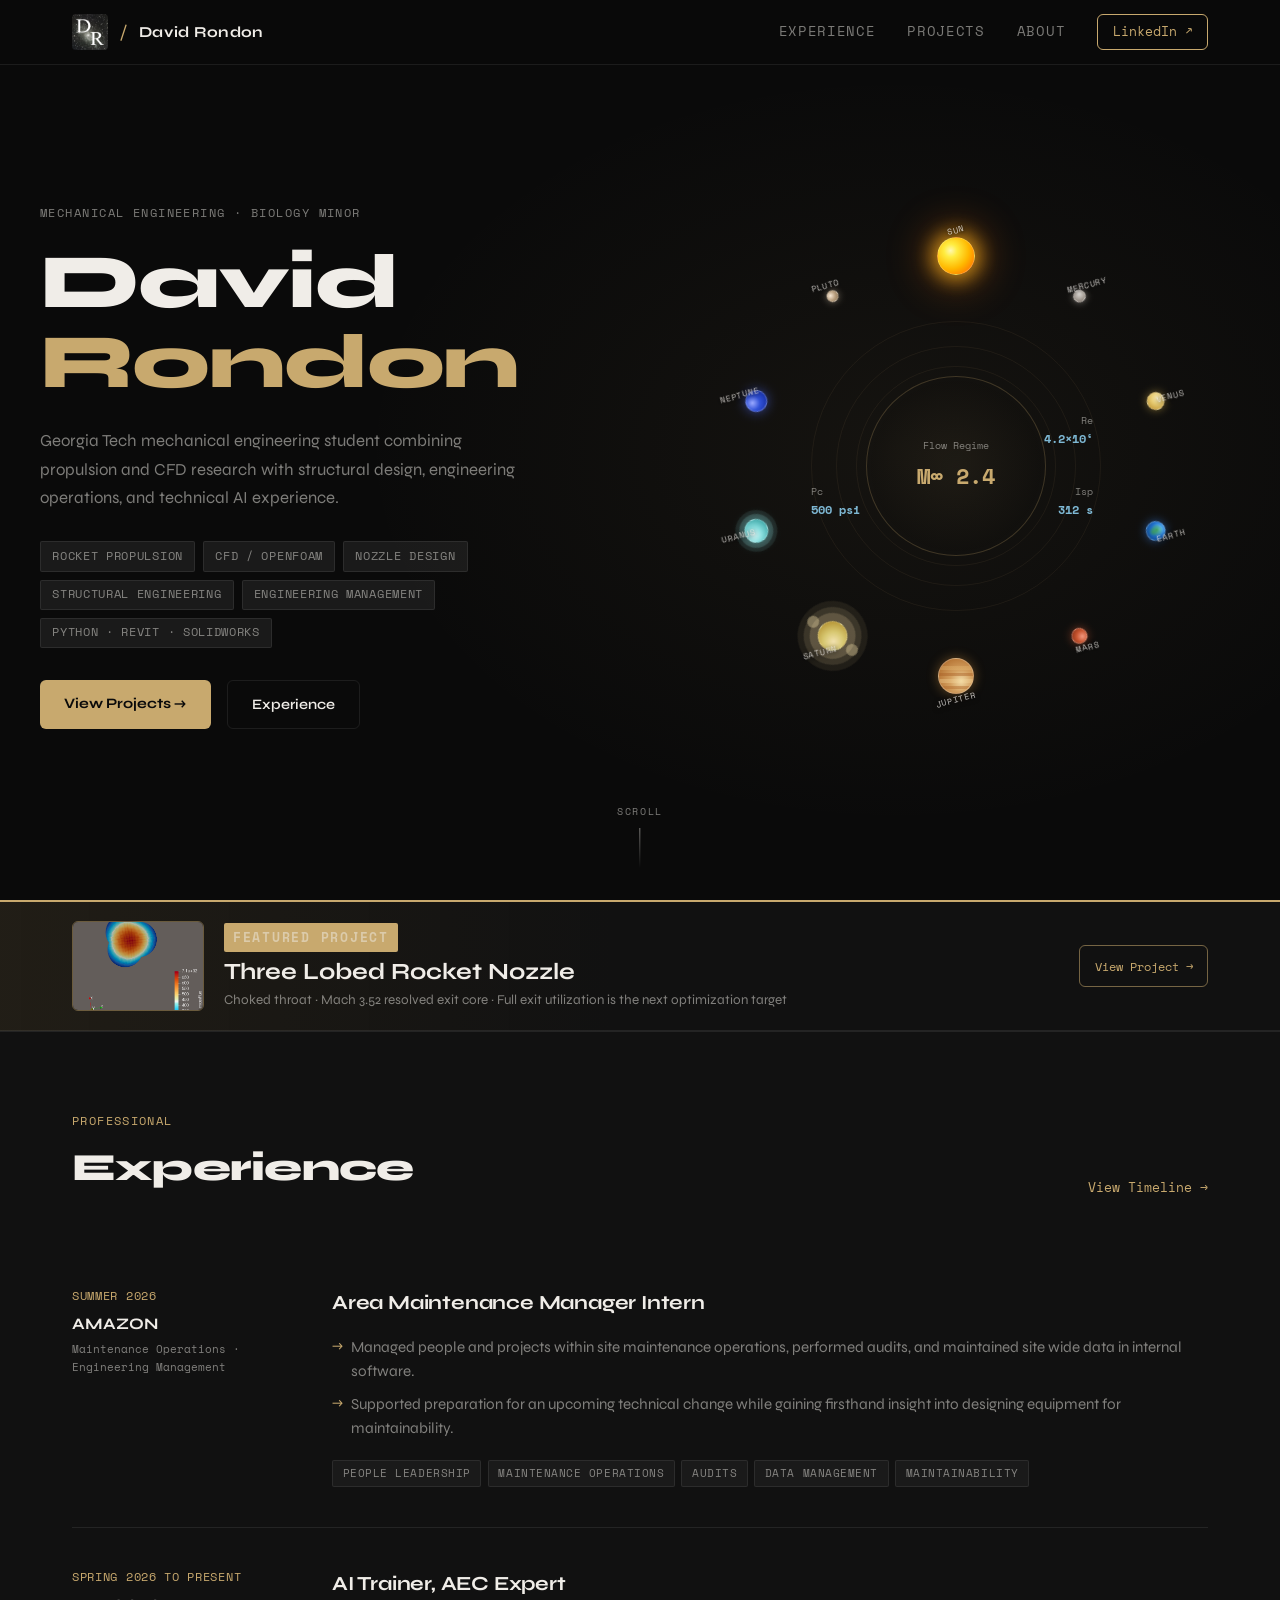
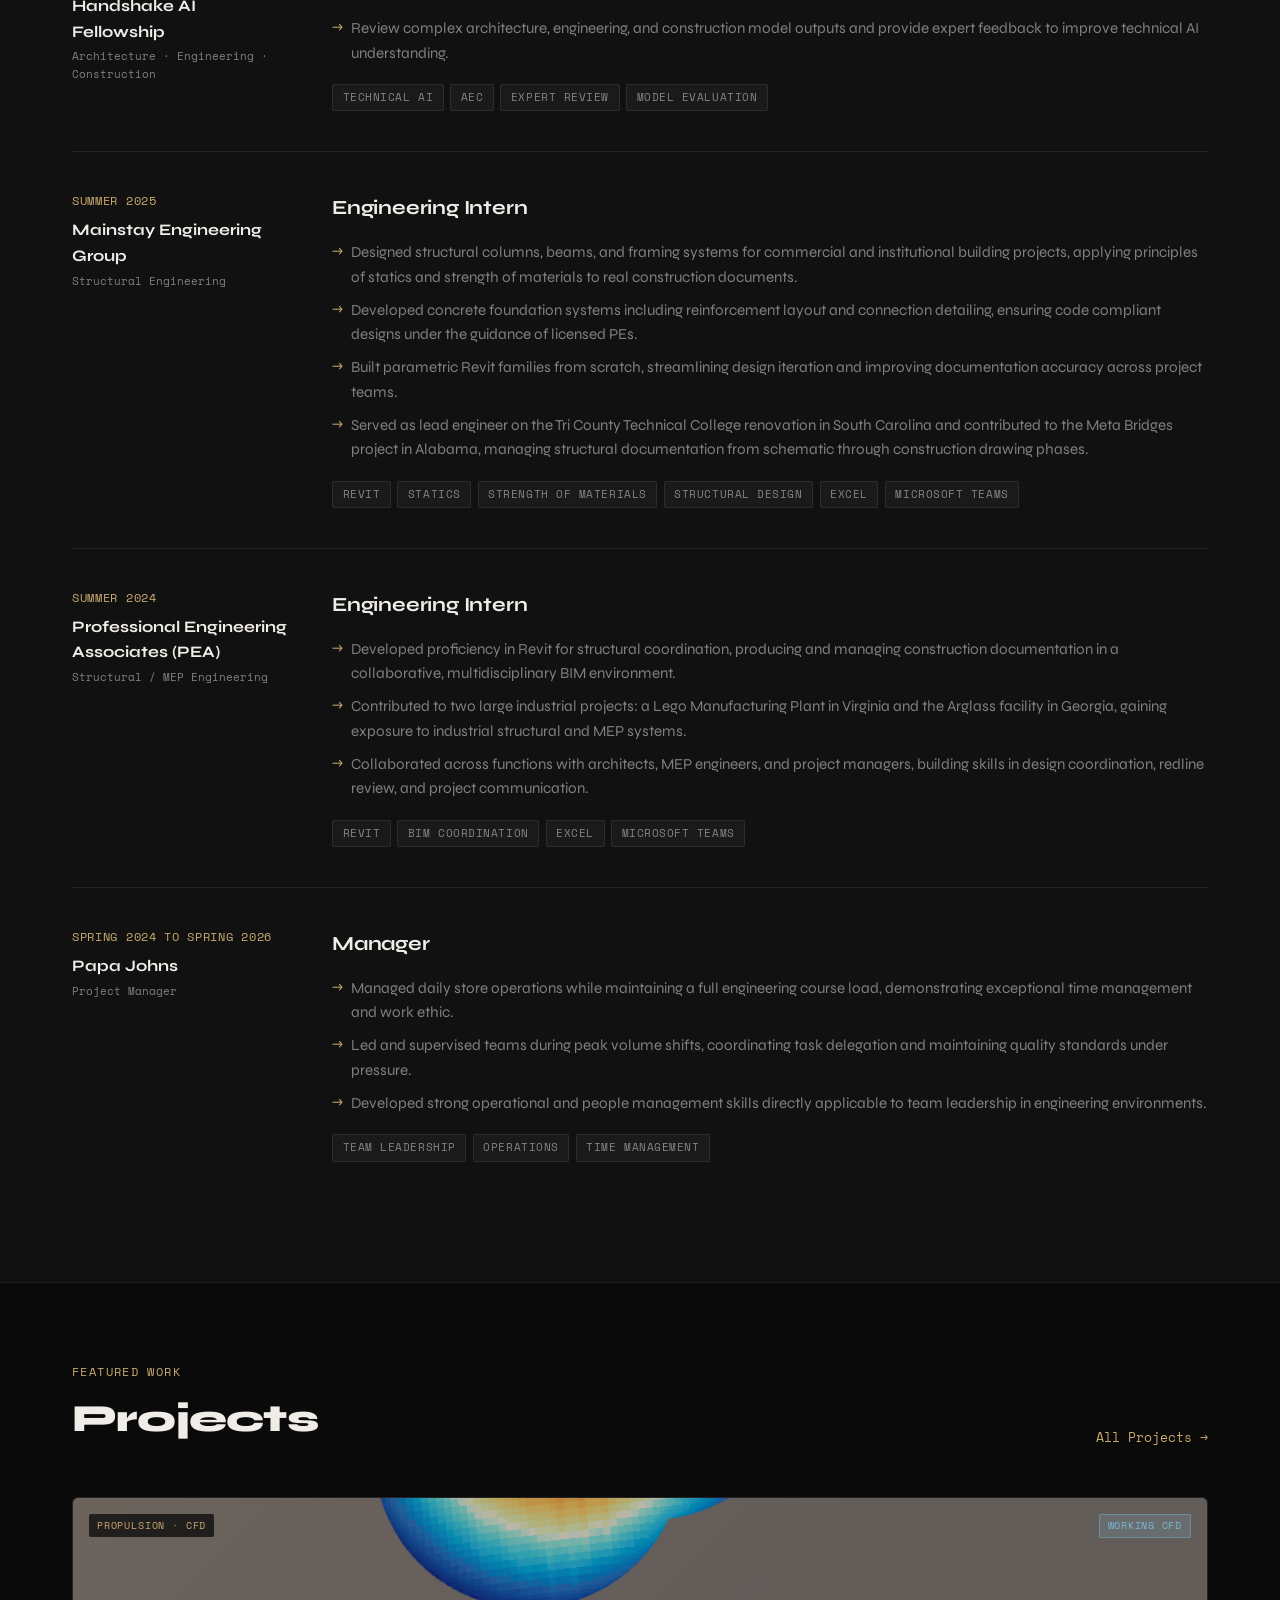
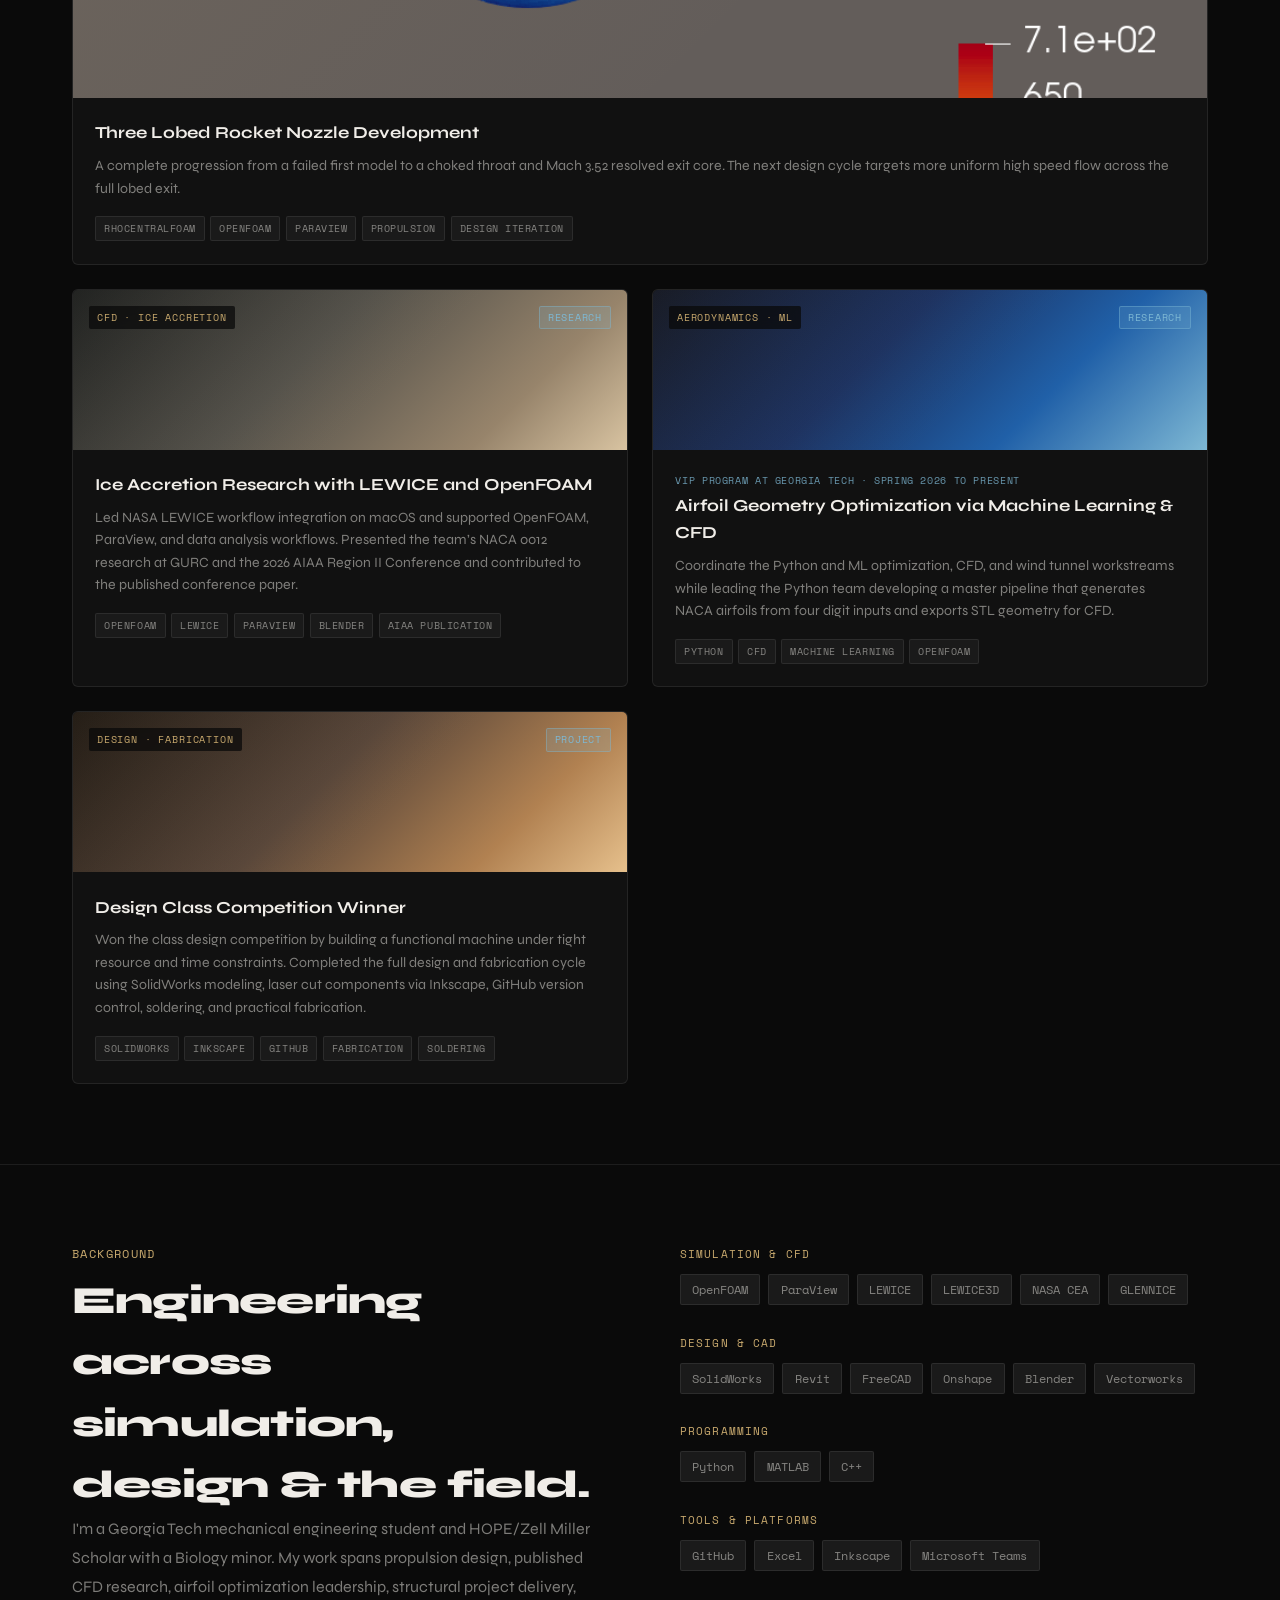
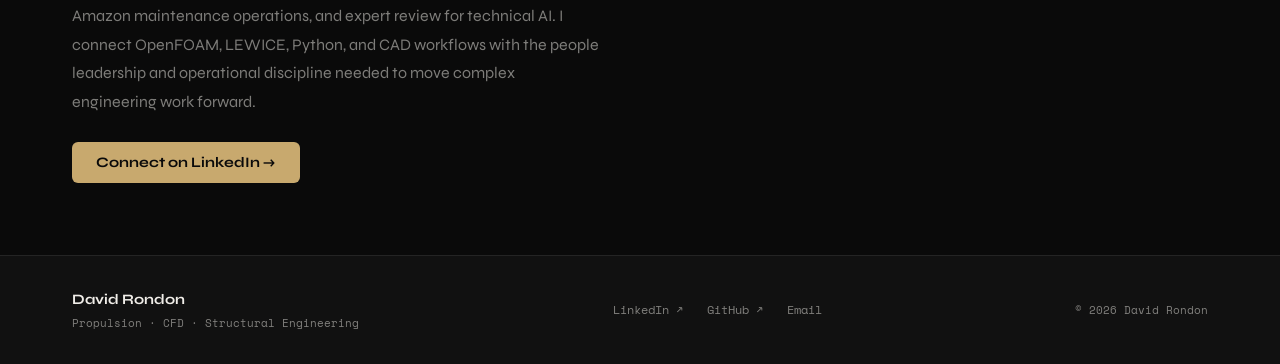
<file: index.html>
<!DOCTYPE html>
<html lang="en">
<head>
  <meta charset="UTF-8" />
  <meta name="viewport" content="width=device-width, initial-scale=1.0" />
  <title>David Rondon | Propulsion · CFD · Aerospace Systems</title>
  <meta name="description" content="Georgia Tech mechanical engineering student working across propulsion, CFD, aerospace research, engineering management, and technical AI." />
  <meta name="keywords" content="rocket propulsion, CFD, OpenFOAM, aerospace engineering, nozzle design" />
  <meta name="theme-color" content="#0a0a0a" />
  <link rel="preconnect" href="https://fonts.googleapis.com" />
  <link rel="preconnect" href="https://fonts.gstatic.com" crossorigin />
  <link href="https://fonts.googleapis.com/css2?family=Syne:wght@400;500;600;700;800&family=Space+Mono:ital,wght@0,400;0,700;1,400&display=swap" rel="stylesheet" />
<style>
/* ============================================================
   RESET & BASE
   ============================================================ */
*, *::before, *::after { box-sizing: border-box; margin: 0; padding: 0; }
:root {
  --bg: #0a0a0a;
  --surface: #111111;
  --surface2: #1a1a1a;
  --border: rgba(255,255,255,0.08);
  --text: #f0ede8;
  --text-muted: rgba(240,237,232,0.5);
  --accent: #c8a96e;
  --accent2: #7eb8d4;
  --radius: 6px;
  --font-display: 'Syne', sans-serif;
  --font-mono: 'Space Mono', monospace;
}
html { scroll-behavior: smooth; }
body {
  background: var(--bg);
  color: var(--text);
  font-family: var(--font-display);
  line-height: 1.6;
  overflow-x: hidden;
}

/* ============================================================
   NAV
   ============================================================ */
.site-nav {
  position: fixed; top: 0; left: 0; right: 0; z-index: 100;
  background: rgba(10,10,10,0.88);
  backdrop-filter: blur(12px);
  border-bottom: 1px solid var(--border);
}
.nav-inner {
  max-width: 1200px; margin: 0 auto;
  padding: 0 2rem;
  display: flex; align-items: center; justify-content: space-between;
  height: 64px;
}
.nav-logo {
  display: flex; align-items: center; gap: 0.5rem;
  text-decoration: none; color: var(--text);
}
.logo-img {
  width: 36px; height: 36px;
  border-radius: 4px;
  object-fit: cover;
  display: block;
}
.logo-slash { color: var(--accent); font-size: 1.1rem; font-family: var(--font-mono); margin: 0 2px; }
.logo-text { font-family: var(--font-display); font-weight: 700; font-size: 0.95rem; letter-spacing: 0.02em; }
.nav-links {
  display: flex; align-items: center; gap: 2rem;
}
.nav-link {
  color: var(--text-muted); text-decoration: none;
  font-size: 0.85rem; font-family: var(--font-mono);
  letter-spacing: 0.05em; text-transform: uppercase;
  transition: color 0.2s;
}
.nav-link:hover { color: var(--text); }
.nav-cta {
  color: var(--accent); text-decoration: none;
  font-size: 0.8rem; font-family: var(--font-mono);
  border: 1px solid var(--accent);
  padding: 0.4rem 0.9rem; border-radius: var(--radius);
  transition: background 0.2s, color 0.2s;
}
.nav-cta:hover { background: var(--accent); color: #0a0a0a; }

/* ============================================================
   HERO
   ============================================================ */
.hero {
  min-height: 100vh;
  display: flex; align-items: center;
  padding: 6rem 2rem 4rem;
  position: relative;
  overflow: hidden;
}
.hero::before {
  content: '';
  position: absolute; inset: 0;
  background: radial-gradient(ellipse 60% 60% at 70% 50%, rgba(200,169,110,0.06) 0%, transparent 70%);
  pointer-events: none;
}
.hero-inner {
  max-width: 1200px; margin: 0 auto; width: 100%;
  display: grid; grid-template-columns: 1fr 1fr; gap: 4rem; align-items: center;
}
.hero-eyebrow {
  display: flex; align-items: center; gap: 0.6rem;
  font-family: var(--font-mono); font-size: 0.75rem;
  letter-spacing: 0.12em; text-transform: uppercase;
  color: var(--text-muted); margin-bottom: 1.2rem;
}
.hero-name {
  font-family: var(--font-display); font-weight: 800;
  font-size: clamp(3rem, 6vw, 5rem);
  line-height: 1.05; letter-spacing: -0.02em;
  margin-bottom: 1.5rem;
}
.name-first { display: block; }
.name-last { display: block; color: var(--accent); }
.hero-desc {
  font-size: 1.05rem; color: var(--text-muted);
  line-height: 1.7; max-width: 480px;
  margin-bottom: 1.8rem;
}
.hero-tags {
  display: flex; flex-wrap: wrap; gap: 0.5rem;
  margin-bottom: 2rem;
}
.htag {
  font-family: var(--font-mono); font-size: 0.72rem;
  letter-spacing: 0.06em; text-transform: uppercase;
  background: var(--surface2); color: var(--text-muted);
  border: 1px solid var(--border);
  padding: 0.3rem 0.7rem; border-radius: 2px;
}
.hero-actions { display: flex; gap: 1rem; flex-wrap: wrap; }
.btn-primary {
  background: var(--accent); color: #0a0a0a;
  text-decoration: none; padding: 0.75rem 1.5rem;
  font-family: var(--font-display); font-weight: 700;
  font-size: 0.9rem; border-radius: var(--radius);
  transition: opacity 0.2s;
}
.btn-primary:hover { opacity: 0.88; }
.btn-ghost {
  color: var(--text); text-decoration: none;
  padding: 0.75rem 1.5rem;
  font-family: var(--font-display); font-weight: 600;
  font-size: 0.9rem; border-radius: var(--radius);
  border: 1px solid var(--border);
  transition: border-color 0.2s;
}
.btn-ghost:hover { border-color: var(--accent); color: var(--accent); }

/* Hero Visual */
.hero-visual { display: flex; justify-content: center; align-items: center; }
.solar-scene {
  position: relative; width: 480px; height: 480px;
  display: flex; align-items: center; justify-content: center;
}
.orbit {
  position: absolute; width: 420px; height: 420px;
  border-radius: 50%;
  top: 50%; left: 50%;
  margin-top: -210px; margin-left: -210px;
  animation: orbit-spin 40s linear infinite;
  transform: rotate(var(--start));
  pointer-events: none;
  will-change: transform;
}
@keyframes orbit-spin {
  from { transform: rotate(var(--start)); }
  to   { transform: rotate(calc(var(--start) + 360deg)); }
}
.planet {
  position: absolute; top: 0; left: 50%;
  transform: translate(-50%, -50%);
  border-radius: 50%;
  animation: planet-counter 40s linear infinite;
  border: 1px solid rgba(255,255,255,0.22);
  box-sizing: border-box;
  z-index: 2;
}
@keyframes planet-counter {
  from { transform: translate(-50%, -50%) rotate(0deg); }
  to   { transform: translate(-50%, -50%) rotate(-360deg); }
}
.planet-sun { width:38px;height:38px; background:radial-gradient(circle at 35% 35%,#fff8b0 0%,#ffec40 20%,#ffb800 55%,#ff7800 85%,#e04800 100%); box-shadow:0 0 18px 6px rgba(255,180,30,.65),0 0 40px 12px rgba(255,120,0,.3); }
.planet-mercury { width:13px;height:13px; background:radial-gradient(circle at 35% 35%,#e0ddd8 0%,#aaa39b 50%,#71675d 100%); box-shadow:0 0 7px rgba(210,200,190,.5); }
.planet-venus { width:18px;height:18px; background:radial-gradient(circle at 35% 35%,#fff1b8 0%,#e9ce75 40%,#c8a040 80%,#a07828 100%); box-shadow:0 0 9px rgba(230,190,80,.5); }
.planet-earth { width:20px;height:20px; background:radial-gradient(circle at 35% 35%,#75d0ff 0%,#2070cc 45%,#0a3870 100%); box-shadow:0 0 10px rgba(60,140,255,.5); overflow:hidden; }
.planet-earth::after { content:''; position:absolute; inset:2px 3px; border-radius:50%; background:radial-gradient(circle at 40% 45%,rgba(60,158,72,.85) 0%,transparent 60%),radial-gradient(circle at 65% 65%,rgba(60,158,72,.7) 0%,transparent 40%); }
.planet-mars { width:16px;height:16px; background:radial-gradient(circle at 35% 35%,#f1977f 0%,#c85530 45%,#7a2810 100%); box-shadow:0 0 8px rgba(220,95,55,.5); }
.planet-jupiter { width:36px;height:36px; background:radial-gradient(circle at 35% 35%,#f2dca8 0%,#d4a060 35%,#b87838 75%,#8a5020 100%); box-shadow:0 0 12px rgba(200,140,60,.45); overflow:hidden; }
.planet-jupiter::after { content:''; position:absolute; inset:0; border-radius:50%; background:linear-gradient(transparent 12%,rgba(175,105,45,.45) 12%,rgba(175,105,45,.45) 22%,transparent 22%),linear-gradient(transparent 30%,rgba(245,215,155,.35) 30%,rgba(245,215,155,.35) 42%,transparent 42%),linear-gradient(transparent 50%,rgba(168,95,38,.45) 50%,rgba(168,95,38,.45) 60%,transparent 60%),linear-gradient(transparent 68%,rgba(228,185,115,.35) 68%,rgba(228,185,115,.35) 78%,transparent 78%); }
.planet-saturn { width:30px;height:30px; background:radial-gradient(circle at 35% 35%,#f2e2b0 0%,#d8c872 38%,#b89838 78%,#8a7222 100%); box-shadow:-24px 0 0 -9px rgba(225,205,155,.42),24px 0 0 -9px rgba(225,205,155,.42),0 0 0 8px rgba(205,185,138,.24),0 0 0 14px rgba(195,175,130,.16),0 0 0 20px rgba(185,165,120,.1); }
.planet-uranus { width:24px;height:24px; background:radial-gradient(circle at 35% 35%,#d8ffff 0%,#85dcdc 40%,#42aaaa 80%,#207878 100%); box-shadow:0 0 12px rgba(100,220,220,.5),0 0 0 5px rgba(160,235,235,.16),0 0 0 9px rgba(160,235,235,.09); }
.planet-neptune { width:22px;height:22px; background:radial-gradient(circle at 35% 35%,#9aa9ff 0%,#3252d8 40%,#1832a8 80%,#0a1870 100%); box-shadow:0 0 12px rgba(80,110,255,.55); }
.planet-pluto { width:12px;height:12px; background:radial-gradient(circle at 35% 35%,#f7e8d5 0%,#baa080 50%,#806848 100%); box-shadow:0 0 7px rgba(230,210,185,.45); }
.planet-label {
  position:absolute; top:0; left:50%;
  font-family:var(--font-mono); font-size:0.52rem;
  letter-spacing:0.1em; text-transform:uppercase;
  color:rgba(240,237,232,.82); white-space:nowrap;
  text-shadow:0 1px 5px rgba(0,0,0,.95);
  pointer-events:none; transform-origin:center center; z-index:3;
}
.solar-scene .visual-frame { position:absolute; z-index:10; }
.visual-frame {
  width: 180px; height: 180px;
  border: 1px solid rgba(200,169,110,0.25);
  border-radius: 50%;
  display: flex; flex-direction: column;
  align-items: center; justify-content: center;
  gap: 0.3rem;
  background: radial-gradient(circle, rgba(200,169,110,0.06) 0%, transparent 70%);
}
.visual-ring {
  position: absolute; border-radius: 50%;
  border: 1px solid rgba(200,169,110,0.08);
  top: 50%; left: 50%; transform: translate(-50%,-50%);
}
.ring-1 { width: 200px; height: 200px; }
.ring-2 { width: 240px; height: 240px; }
.ring-3 { width: 290px; height: 290px; }
.vc-label { font-family:var(--font-mono); font-size:0.6rem; color:var(--text-muted); }
.vc-val { font-family:var(--font-mono); font-size:1.4rem; font-weight:700; color:var(--accent); }
.visual-stat {
  position: absolute;
  font-family: var(--font-mono); font-size: 0.6rem;
  display: flex; flex-direction: column; gap: 1px;
}
.visual-stat span { color: var(--text-muted); }
.visual-stat strong { color: var(--accent2); font-size: 0.75rem; }
.vs-1 { top: 20%; right: -3rem; text-align: right; }
.vs-2 { bottom: 20%; right: -3rem; text-align: right; }
.vs-3 { bottom: 20%; left: -3.5rem; }
.hero-scroll-hint {
  position: absolute; bottom: 2rem; left: 50%; transform: translateX(-50%);
  display: flex; flex-direction: column; align-items: center; gap: 0.5rem;
  font-family: var(--font-mono); font-size: 0.65rem;
  letter-spacing: 0.15em; text-transform: uppercase;
  color: var(--text-muted);
}
.scroll-line {
  width: 1px; height: 40px;
  background: linear-gradient(to bottom, var(--text-muted), transparent);
  animation: scrollAnim 1.8s ease-in-out infinite;
}
@keyframes scrollAnim {
  0% { transform: scaleY(0); transform-origin: top; }
  50% { transform: scaleY(1); transform-origin: top; }
  51% { transform-origin: bottom; }
  100% { transform: scaleY(0); transform-origin: bottom; }
}

/* ============================================================
   SECTIONS COMMON
   ============================================================ */
.section-inner {
  max-width: 1200px; margin: 0 auto; padding: 5rem 2rem;
}
.section-header {
  display: flex; align-items: flex-end; justify-content: space-between;
  margin-bottom: 3rem;
}
.section-label {
  font-family: var(--font-mono); font-size: 0.72rem;
  letter-spacing: 0.12em; text-transform: uppercase;
  color: var(--accent); margin-bottom: 0.4rem;
}
.section-title {
  font-family: var(--font-display); font-weight: 800;
  font-size: clamp(1.8rem, 3vw, 2.6rem);
  letter-spacing: -0.02em;
}
.section-link {
  color: var(--accent); text-decoration: none;
  font-family: var(--font-mono); font-size: 0.8rem;
  transition: opacity 0.2s;
}
.section-link:hover { opacity: 0.7; }

/* ============================================================
   NOZZLE QUICK LOOK
   ============================================================ */
.nozzle-quicklook {
  border-top: 2px solid var(--accent);
  border-bottom: 1px solid var(--border);
  background: linear-gradient(90deg, rgba(200,169,110,0.12), var(--surface) 48%);
}
.nozzle-quicklook-link {
  max-width: 1200px;
  margin: 0 auto;
  padding: 1.2rem 2rem;
  display: grid;
  grid-template-columns: 132px minmax(0, 1fr) auto;
  gap: 1.25rem;
  align-items: center;
  color: var(--text);
  text-decoration: none;
  transition: background 0.2s ease;
}
.nozzle-quicklook-link:hover {
  background: rgba(200,169,110,0.08);
}
.nozzle-quicklook-image {
  width: 132px;
  height: 90px;
  object-fit: cover;
  border: 1px solid rgba(200,169,110,0.45);
  border-radius: var(--radius);
}
.nozzle-featured-label {
  display: inline-flex;
  width: fit-content;
  margin-bottom: 0.45rem;
  padding: 0.28rem 0.55rem;
  border-radius: 2px;
  background: var(--accent);
  color: #0a0a0a;
  font-family: var(--font-mono);
  font-size: 0.64rem;
  font-weight: 700;
  letter-spacing: 0.13em;
  text-transform: uppercase;
}
.nozzle-quicklook-copy h2 {
  margin-bottom: 0.25rem;
  font-family: var(--font-display);
  font-size: 1.45rem;
  line-height: 1.15;
}
.nozzle-quicklook-copy p:not(.section-label) {
  color: var(--text-muted);
  font-size: 0.84rem;
  line-height: 1.5;
}
.nozzle-quicklook-cta {
  padding: 0.65rem 0.9rem;
  border: 1px solid rgba(200,169,110,0.55);
  border-radius: var(--radius);
  color: var(--accent);
  font-family: var(--font-mono);
  font-size: 0.75rem;
  white-space: nowrap;
  transition: background 0.2s ease, color 0.2s ease;
}
.nozzle-quicklook-link:hover .nozzle-quicklook-cta {
  background: var(--accent);
  color: #0a0a0a;
}

/* ============================================================
   EXPERIENCE SECTION
   ============================================================ */
.section-experience {
  border-top: 1px solid var(--border);
  background: var(--surface);
}
.experience-list {
  display: flex; flex-direction: column; gap: 0;
}
.exp-item {
  display: grid; grid-template-columns: 220px 1fr;
  gap: 2.5rem; padding: 2.5rem 0;
  border-bottom: 1px solid var(--border);
  position: relative;
}
.exp-item:last-child { border-bottom: none; }
.exp-meta {}
.exp-period {
  font-family: var(--font-mono); font-size: 0.72rem;
  letter-spacing: 0.06em; color: var(--accent);
  margin-bottom: 0.4rem; text-transform: uppercase;
}
.exp-company {
  font-family: var(--font-display); font-weight: 700;
  font-size: 1rem; margin-bottom: 0.2rem;
}
.exp-location {
  font-family: var(--font-mono); font-size: 0.7rem;
  color: var(--text-muted);
}
.exp-body {}
.exp-role {
  font-family: var(--font-display); font-weight: 700;
  font-size: 1.25rem; margin-bottom: 1rem;
  letter-spacing: -0.01em;
}
.exp-bullets {
  list-style: none; display: flex; flex-direction: column; gap: 0.55rem;
  margin-bottom: 1.2rem;
}
.exp-bullets li {
  padding-left: 1.2rem;
  position: relative;
  color: var(--text-muted);
  font-size: 0.95rem;
  line-height: 1.6;
}
.exp-bullets li::before {
  content: '→';
  position: absolute; left: 0;
  color: var(--accent); font-size: 0.85rem;
}
.exp-skills {
  display: flex; flex-wrap: wrap; gap: 0.4rem;
}
.exp-skill {
  font-family: var(--font-mono); font-size: 0.68rem;
  letter-spacing: 0.05em; text-transform: uppercase;
  background: var(--surface2); color: var(--text-muted);
  border: 1px solid var(--border);
  padding: 0.25rem 0.6rem; border-radius: 2px;
}

/* ============================================================
   PROJECTS
   ============================================================ */
.section-projects { border-top: 1px solid var(--border); }
.project-grid {
  display: grid; grid-template-columns: repeat(2, 1fr); gap: 1.5rem;
}
.project-card {
  background: var(--surface);
  border: 1px solid var(--border);
  border-radius: var(--radius);
  overflow: hidden;
  transition: border-color 0.2s, transform 0.2s;
}
.project-card:hover { border-color: rgba(200,169,110,0.35); transform: translateY(-2px); }
.project-card--featured { grid-column: span 2; }
.card-link { text-decoration: none; color: var(--text); display: block; }
.card-thumb {
  height: 160px; background: var(--surface2);
  position: relative; overflow: hidden;
}
.project-card--featured .card-thumb { height: 200px; }
.thumb-fill {
  position: absolute; inset: 0;
  background: var(--thumb-color, var(--surface2));
}
.card-thumb-image {
  position: absolute;
  inset: 0;
  width: 100%;
  height: 100%;
  object-fit: cover;
}
.thumb-overlay {
  position: absolute; inset: 0;
  background: linear-gradient(135deg, rgba(200,169,110,0.08) 0%, transparent 60%);
}
.card-category {
  position: absolute; top: 1rem; left: 1rem;
  font-family: var(--font-mono); font-size: 0.65rem;
  letter-spacing: 0.08em; text-transform: uppercase;
  background: rgba(10,10,10,0.75); color: var(--accent);
  padding: 0.2rem 0.5rem; border-radius: 2px;
  backdrop-filter: blur(4px);
}
.card-body { padding: 1.4rem; }
.card-title { font-weight: 700; font-size: 1.05rem; margin-bottom: 0.5rem; }
.card-desc { font-size: 0.88rem; color: var(--text-muted); line-height: 1.6; margin-bottom: 1rem; }
.card-tags { display: flex; flex-wrap: wrap; gap: 0.35rem; }
.ctag {
  font-family: var(--font-mono); font-size: 0.65rem;
  letter-spacing: 0.05em; text-transform: uppercase;
  background: var(--surface2); color: var(--text-muted);
  border: 1px solid var(--border);
  padding: 0.2rem 0.5rem; border-radius: 2px;
}

/* Research badge on project cards */
.card-research-badge {
  position: absolute; top: 1rem; right: 1rem;
  font-family: var(--font-mono); font-size: 0.6rem;
  letter-spacing: 0.08em; text-transform: uppercase;
  background: rgba(126,184,212,0.18); color: var(--accent2);
  border: 1px solid rgba(126,184,212,0.4);
  padding: 0.2rem 0.5rem; border-radius: 2px;
  backdrop-filter: blur(4px);
}
.card-venue {
  font-family: var(--font-mono); font-size: 0.65rem;
  letter-spacing: 0.06em; text-transform: uppercase;
  color: var(--accent2); margin-bottom: 0.3rem;
  opacity: 0.8;
}

/* ============================================================
   RESEARCH
   ============================================================ */
.section-research { border-top: 1px solid var(--border); background: var(--surface); }
.research-list { display: flex; flex-direction: column; }
.research-item { border-bottom: 1px solid var(--border); }
.research-item:last-child { border-bottom: none; }
.research-item a {
  display: grid; grid-template-columns: 3rem 1fr auto;
  gap: 1.5rem; align-items: center;
  padding: 1.5rem 0;
  text-decoration: none; color: var(--text);
  transition: color 0.2s;
}
.research-item a:hover { color: var(--accent); }
.ri-num {
  font-family: var(--font-mono); font-size: 0.65rem;
  color: var(--text-muted); text-align: right;
}
.ri-title { font-weight: 700; font-size: 1rem; margin-bottom: 0.3rem; }
.ri-meta {
  display: flex; gap: 1rem;
  font-family: var(--font-mono); font-size: 0.7rem;
  color: var(--text-muted);
}
.ri-arrow { color: var(--accent); font-size: 1.1rem; }

/* ============================================================
   ABOUT SKILLS
   ============================================================ */
.section-about { border-top: 1px solid var(--border); }
.about-inner {
  display: grid; grid-template-columns: 1fr 1fr;
  gap: 5rem; align-items: start;
}
.about-body {
  color: var(--text-muted); line-height: 1.8; margin-bottom: 2rem;
  font-size: 1rem;
}
.skill-group { margin-bottom: 1.8rem; }
.sg-label {
  font-family: var(--font-mono); font-size: 0.7rem;
  letter-spacing: 0.1em; text-transform: uppercase;
  color: var(--accent); margin-bottom: 0.7rem;
}
.sg-items {
  display: flex; flex-wrap: wrap; gap: 0.5rem;
}
.sg-items span {
  font-family: var(--font-mono); font-size: 0.75rem;
  background: var(--surface2); border: 1px solid var(--border);
  padding: 0.3rem 0.7rem; border-radius: 2px;
  color: var(--text-muted);
}

/* ============================================================
   FOOTER
   ============================================================ */
.site-footer {
  border-top: 1px solid var(--border);
  background: var(--surface);
}
.footer-inner {
  max-width: 1200px; margin: 0 auto;
  padding: 2rem;
  display: flex; align-items: center; justify-content: space-between;
  flex-wrap: wrap; gap: 1rem;
}
.footer-left { display: flex; flex-direction: column; gap: 0.2rem; }
.footer-name { font-weight: 700; font-size: 0.9rem; }
.footer-role { font-family: var(--font-mono); font-size: 0.7rem; color: var(--text-muted); }
.footer-links { display: flex; gap: 1.5rem; }
.footer-links a {
  color: var(--text-muted); text-decoration: none;
  font-family: var(--font-mono); font-size: 0.75rem;
  transition: color 0.2s;
}
.footer-links a:hover { color: var(--accent); }
.footer-copy { font-family: var(--font-mono); font-size: 0.7rem; color: var(--text-muted); }

/* ============================================================
   RESPONSIVE
   ============================================================ */
@media (max-width: 900px) {
  .hero-inner { grid-template-columns: 1fr; }
  .hero-visual { display: none; }
  .project-grid { grid-template-columns: 1fr; }
  .project-card--featured { grid-column: span 1; }
  .about-inner { grid-template-columns: 1fr; gap: 3rem; }
  .exp-item { grid-template-columns: 1fr; gap: 0.5rem; }
  .solar-scene { width: 380px; height: 380px; }
  .orbit { width: 340px; height: 340px; margin-top: -170px; margin-left: -170px; }
}
@media (max-width: 640px) {
  .nav-links { display: none; }
  .solar-scene { width: 300px; height: 300px; }
  .nozzle-quicklook-link { grid-template-columns: 72px minmax(0, 1fr); gap: 1rem; padding: 1rem 1.25rem; }
  .nozzle-quicklook-image { width: 72px; height: 72px; }
  .nozzle-quicklook-cta { grid-column: 2; }
  .orbit { width: 270px; height: 270px; margin-top: -135px; margin-left: -135px; }
}
</style>
</head>
<body>

<header class="site-nav">
  <div class="nav-inner">
    <a href="/" class="nav-logo">
      <img src="[data-uri]" class="logo-img" alt="DR logo" />
      <span class="logo-slash">/</span>
      <span class="logo-text">David Rondon</span>
    </a>
    <nav class="nav-links">
      <a href="/experience/" class="nav-link">Experience</a>
      <a href="/projects/" class="nav-link">Projects</a>
      <a href="/about/" class="nav-link">About</a>
      <a href="https://www.linkedin.com/in/david-rondon-08573b288" class="nav-cta" target="_blank" rel="noopener">LinkedIn ↗</a>
    </nav>
  </div>
</header>

<main>

<section class="hero">
  <div class="hero-inner">
    <div class="hero-content">
      <p class="hero-eyebrow">
        Mechanical Engineering · Biology Minor
      </p>
      <h1 class="hero-name">
        <span class="name-first">David</span>
        <span class="name-last">Rondon</span>
      </h1>
      <p class="hero-desc">Georgia Tech mechanical engineering student combining propulsion and CFD research with structural design, engineering operations, and technical AI experience.</p>
      <div class="hero-tags">
        <span class="htag">Rocket Propulsion</span>
        <span class="htag">CFD / OpenFOAM</span>
        <span class="htag">Nozzle Design</span>
        <span class="htag">Structural Engineering</span>
        <span class="htag">Engineering Management</span>
        <span class="htag">Python · Revit · SolidWorks</span>
      </div>
      <div class="hero-actions">
        <a href="#projects" class="btn-primary">View Projects →</a>
        <a href="#experience" class="btn-ghost">Experience</a>
      </div>
    </div>
    <div class="hero-visual">
      <div class="solar-scene">
        <div class="orbit" style="--start:0deg"><div class="planet planet-sun"></div><div class="planet-label">Sun</div></div>
        <div class="orbit" style="--start:36deg"><div class="planet planet-mercury"></div><div class="planet-label">Mercury</div></div>
        <div class="orbit" style="--start:72deg"><div class="planet planet-venus"></div><div class="planet-label">Venus</div></div>
        <div class="orbit" style="--start:108deg"><div class="planet planet-earth"></div><div class="planet-label">Earth</div></div>
        <div class="orbit" style="--start:144deg"><div class="planet planet-mars"></div><div class="planet-label">Mars</div></div>
        <div class="orbit" style="--start:180deg"><div class="planet planet-jupiter"></div><div class="planet-label">Jupiter</div></div>
        <div class="orbit" style="--start:216deg"><div class="planet planet-saturn"></div><div class="planet-label">Saturn</div></div>
        <div class="orbit" style="--start:252deg"><div class="planet planet-uranus"></div><div class="planet-label">Uranus</div></div>
        <div class="orbit" style="--start:288deg"><div class="planet planet-neptune"></div><div class="planet-label">Neptune</div></div>
        <div class="orbit" style="--start:324deg"><div class="planet planet-pluto"></div><div class="planet-label">Pluto</div></div>
        <div class="visual-frame">
          <div class="visual-ring ring-1"></div>
          <div class="visual-ring ring-2"></div>
          <div class="visual-ring ring-3"></div>
          <span class="vc-label">Flow Regime</span>
          <span class="vc-val">M∞ 2.4</span>
          <div class="visual-stat vs-1"><span>Re</span><strong>4.2×10⁶</strong></div>
          <div class="visual-stat vs-2"><span>Isp</span><strong>312 s</strong></div>
          <div class="visual-stat vs-3"><span>Pc</span><strong>500 psi</strong></div>
        </div>
      </div>
    </div>
  </div>
  <div class="hero-scroll-hint">
    <span>Scroll</span>
    <div class="scroll-line"></div>
  </div>
</section>

<section class="nozzle-quicklook" aria-labelledby="nozzle-quicklook-title">
  <a class="nozzle-quicklook-link" href="/projects/novel-rocket-nozzle-design/">
    <img class="nozzle-quicklook-image" src="/images/projects/tri-lobed-nozzle/lobed-rocket-nozzle-2-mass-flux.png" alt="Mass flux across the three lobed nozzle exit" />
    <div class="nozzle-quicklook-copy">
      <p class="nozzle-featured-label">Featured Project</p>
      <h2 id="nozzle-quicklook-title">Three Lobed Rocket Nozzle</h2>
      <p>Choked throat · Mach 3.52 resolved exit core · Full exit utilization is the next optimization target</p>
    </div>
    <span class="nozzle-quicklook-cta">View Project →</span>
  </a>
</section>

<!-- ============================================================
     EXPERIENCE SECTION
     ============================================================ -->
<section class="section-experience" id="experience">
  <div class="section-inner">
    <div class="section-header">
      <div>
        <p class="section-label">Professional</p>
        <h2 class="section-title">Experience</h2>
      </div>
      <a href="/experience/" class="section-link">View Timeline →</a>
    </div>
    <div class="experience-list">

      <div class="exp-item">
        <div class="exp-meta">
          <p class="exp-period">Summer 2026</p>
          <p class="exp-company">AMAZON</p>
          <p class="exp-location">Maintenance Operations · Engineering Management</p>
        </div>
        <div class="exp-body">
          <h3 class="exp-role">Area Maintenance Manager Intern</h3>
          <ul class="exp-bullets">
            <li>Managed people and projects within site maintenance operations, performed audits, and maintained site wide data in internal software.</li>
            <li>Supported preparation for an upcoming technical change while gaining firsthand insight into designing equipment for maintainability.</li>
          </ul>
          <div class="exp-skills">
            <span class="exp-skill">People Leadership</span>
            <span class="exp-skill">Maintenance Operations</span>
            <span class="exp-skill">Audits</span>
            <span class="exp-skill">Data Management</span>
            <span class="exp-skill">Maintainability</span>
          </div>
        </div>
      </div>

      <div class="exp-item">
        <div class="exp-meta">
          <p class="exp-period">Spring 2026 to Present</p>
          <p class="exp-company">Handshake AI Fellowship</p>
          <p class="exp-location">Architecture · Engineering · Construction</p>
        </div>
        <div class="exp-body">
          <h3 class="exp-role">AI Trainer, AEC Expert</h3>
          <ul class="exp-bullets">
            <li>Review complex architecture, engineering, and construction model outputs and provide expert feedback to improve technical AI understanding.</li>
          </ul>
          <div class="exp-skills">
            <span class="exp-skill">Technical AI</span>
            <span class="exp-skill">AEC</span>
            <span class="exp-skill">Expert Review</span>
            <span class="exp-skill">Model Evaluation</span>
          </div>
        </div>
      </div>

      <div class="exp-item">
        <div class="exp-meta">
          <p class="exp-period">Summer 2025</p>
          <p class="exp-company">Mainstay Engineering Group</p>
          <p class="exp-location">Structural Engineering</p>
        </div>
        <div class="exp-body">
          <h3 class="exp-role">Engineering Intern</h3>
          <ul class="exp-bullets">
            <li>Designed structural columns, beams, and framing systems for commercial and institutional building projects, applying principles of statics and strength of materials to real construction documents.</li>
            <li>Developed concrete foundation systems including reinforcement layout and connection detailing, ensuring code compliant designs under the guidance of licensed PEs.</li>
            <li>Built parametric Revit families from scratch, streamlining design iteration and improving documentation accuracy across project teams.</li>
            <li>Served as lead engineer on the Tri County Technical College renovation in South Carolina and contributed to the Meta Bridges project in Alabama, managing structural documentation from schematic through construction drawing phases.</li>
          </ul>
          <div class="exp-skills">
            <span class="exp-skill">Revit</span>
            <span class="exp-skill">Statics</span>
            <span class="exp-skill">Strength of Materials</span>
            <span class="exp-skill">Structural Design</span>
            <span class="exp-skill">Excel</span>
            <span class="exp-skill">Microsoft Teams</span>
          </div>
        </div>
      </div>

      <div class="exp-item">
        <div class="exp-meta">
          <p class="exp-period">Summer 2024</p>
          <p class="exp-company">Professional Engineering Associates (PEA)</p>
          <p class="exp-location">Structural / MEP Engineering</p>
        </div>
        <div class="exp-body">
          <h3 class="exp-role">Engineering Intern</h3>
          <ul class="exp-bullets">
            <li>Developed proficiency in Revit for structural coordination, producing and managing construction documentation in a collaborative, multidisciplinary BIM environment.</li>
            <li>Contributed to two large industrial projects: a Lego Manufacturing Plant in Virginia and the Arglass facility in Georgia, gaining exposure to industrial structural and MEP systems.</li>
            <li>Collaborated across functions with architects, MEP engineers, and project managers, building skills in design coordination, redline review, and project communication.</li>
          </ul>
          <div class="exp-skills">
            <span class="exp-skill">Revit</span>
            <span class="exp-skill">BIM Coordination</span>
            <span class="exp-skill">Excel</span>
            <span class="exp-skill">Microsoft Teams</span>
          </div>
        </div>
      </div>

      <div class="exp-item">
        <div class="exp-meta">
          <p class="exp-period">Spring 2024 to Spring 2026</p>
          <p class="exp-company">Papa Johns</p>
          <p class="exp-location">Project Manager</p>
        </div>
        <div class="exp-body">
          <h3 class="exp-role">Manager</h3>
          <ul class="exp-bullets">
            <li>Managed daily store operations while maintaining a full engineering course load, demonstrating exceptional time management and work ethic.</li>
            <li>Led and supervised teams during peak volume shifts, coordinating task delegation and maintaining quality standards under pressure.</li>
            <li>Developed strong operational and people management skills directly applicable to team leadership in engineering environments.</li>
          </ul>
          <div class="exp-skills">
            <span class="exp-skill">Team Leadership</span>
            <span class="exp-skill">Operations</span>
            <span class="exp-skill">Time Management</span>
          </div>
        </div>
      </div>

    </div>
  </div>
</section>

<!-- ============================================================
     PROJECTS
     ============================================================ -->
<section class="section-projects" id="projects">
  <div class="section-inner">
    <div class="section-header">
      <div>
        <p class="section-label">Featured Work</p>
        <h2 class="section-title">Projects</h2>
      </div>
      <a href="/projects/" class="section-link">All Projects →</a>
    </div>
    <div class="project-grid">

      <article class="project-card project-card--featured">
        <a href="/projects/novel-rocket-nozzle-design/" class="card-link">
          <div class="card-thumb">
            <img class="card-thumb-image" src="/images/projects/tri-lobed-nozzle/lobed-rocket-nozzle-2-mass-flux.png" alt="" />
            <div class="thumb-overlay"></div>
            <span class="card-category">Propulsion · CFD</span>
            <span class="card-research-badge">Working CFD</span>
          </div>
          <div class="card-body">
            <h3 class="card-title">Three Lobed Rocket Nozzle Development</h3>
            <p class="card-desc">A complete progression from a failed first model to a choked throat and Mach 3.52 resolved exit core. The next design cycle targets more uniform high speed flow across the full lobed exit.</p>
            <div class="card-tags">
              <span class="ctag">rhoCentralFoam</span><span class="ctag">OpenFOAM</span><span class="ctag">ParaView</span><span class="ctag">Propulsion</span><span class="ctag">Design Iteration</span>
            </div>
          </div>
        </a>
      </article>
 
      <article class="project-card">
        <a href="/projects/ice-accretion-research/" class="card-link">
          <div class="card-thumb">
            <div class="thumb-fill" style="--thumb-color: linear-gradient(135deg, #14181b, #52504a 42%, #97846b 78%, #d8c3a1);"></div>
            <div class="thumb-overlay"></div>
            <span class="card-category">CFD · Ice Accretion</span>
            <span class="card-research-badge">Research</span>
          </div>
          <div class="card-body">
            <h3 class="card-title">Ice Accretion Research with LEWICE and OpenFOAM</h3>
            <p class="card-desc">Led NASA LEWICE workflow integration on macOS and supported OpenFOAM, ParaView, and data analysis workflows. Presented the team’s NACA 0012 research at GURC and the 2026 AIAA Region II Conference and contributed to the published conference paper.</p>
            <div class="card-tags">
              <span class="ctag">OpenFOAM</span><span class="ctag">LEWICE</span><span class="ctag">ParaView</span><span class="ctag">Blender</span><span class="ctag">AIAA Publication</span>
            </div>
          </div>
        </a>
      </article>

      <article class="project-card">
        <a href="/projects/airfoil-geometry-optimization/" class="card-link">
          <div class="card-thumb">
            <div class="thumb-fill" style="--thumb-color: linear-gradient(135deg, #0a1020, #1a3060 40%, #2060a8 70%, #7eb8d4);"></div>
            <div class="thumb-overlay"></div>
            <span class="card-category">Aerodynamics · ML</span>
            <span class="card-research-badge">Research</span>
          </div>
          <div class="card-body">
            <p class="card-venue">VIP Program at Georgia Tech · Spring 2026 to Present</p>
            <h3 class="card-title">Airfoil Geometry Optimization via Machine Learning & CFD</h3>
            <p class="card-desc">Coordinate the Python and ML optimization, CFD, and wind tunnel workstreams while leading the Python team developing a master pipeline that generates NACA airfoils from four digit inputs and exports STL geometry for CFD.</p>
            <div class="card-tags">
              <span class="ctag">Python</span><span class="ctag">CFD</span><span class="ctag">Machine Learning</span><span class="ctag">OpenFOAM</span>
            </div>
          </div>
        </a>
      </article>

      <article class="project-card">
        <a href="/projects/design-class-competition-winner/" class="card-link">
          <div class="card-thumb">
            <div class="thumb-fill" style="--thumb-color: linear-gradient(135deg, #17120f, #574539 45%, #b18151 78%, #e6c08c);"></div>
            <div class="thumb-overlay"></div>
            <span class="card-category">Design · Fabrication</span>
            <span class="card-research-badge">Project</span>
          </div>
          <div class="card-body">
            <h3 class="card-title">Design Class Competition Winner</h3>
            <p class="card-desc">Won the class design competition by building a functional machine under tight resource and time constraints. Completed the full design and fabrication cycle using SolidWorks modeling, laser cut components via Inkscape, GitHub version control, soldering, and practical fabrication.</p>
            <div class="card-tags">
              <span class="ctag">SolidWorks</span><span class="ctag">Inkscape</span><span class="ctag">GitHub</span><span class="ctag">Fabrication</span><span class="ctag">Soldering</span>
            </div>
          </div>
        </a>
      </article>

    </div>
  </div>
</section>

<!-- ============================================================
     ABOUT / SKILLS
     ============================================================ -->
<section class="section-about" id="about">
  <div class="section-inner">
    <div class="about-inner">
      <div class="about-text">
        <p class="section-label">Background</p>
        <h2 class="section-title">Engineering across<br>simulation, design &amp; the field.</h2>
        <p class="about-body">I'm a Georgia Tech mechanical engineering student and HOPE/Zell Miller Scholar with a Biology minor. My work spans propulsion design, published CFD research, airfoil optimization leadership, structural project delivery, Amazon maintenance operations, and expert review for technical AI. I connect OpenFOAM, LEWICE, Python, and CAD workflows with the people leadership and operational discipline needed to move complex engineering work forward.</p>
        <a href="https://www.linkedin.com/in/david-rondon-08573b288" class="btn-primary" target="_blank" rel="noopener">Connect on LinkedIn →</a>
      </div>
      <div class="about-skills">
        <div class="skill-group">
          <p class="sg-label">Simulation &amp; CFD</p>
          <div class="sg-items">
            <span>OpenFOAM</span><span>ParaView</span><span>LEWICE</span><span>LEWICE3D</span><span>NASA CEA</span><span>GLENNICE</span>
          </div>
        </div>
        <div class="skill-group">
          <p class="sg-label">Design &amp; CAD</p>
          <div class="sg-items">
            <span>SolidWorks</span><span>Revit</span><span>FreeCAD</span><span>Onshape</span><span>Blender</span><span>Vectorworks</span>
          </div>
        </div>
        <div class="skill-group">
          <p class="sg-label">Programming</p>
          <div class="sg-items">
            <span>Python</span><span>MATLAB</span><span>C++</span>
          </div>
        </div>
        <div class="skill-group">
          <p class="sg-label">Tools &amp; Platforms</p>
          <div class="sg-items">
            <span>GitHub</span><span>Excel</span><span>Inkscape</span><span>Microsoft Teams</span>
          </div>
        </div>
      </div>
    </div>
  </div>
</section>

</main>

<footer class="site-footer">
  <div class="footer-inner">
    <div class="footer-left">
      <span class="footer-name">David Rondon</span>
      <span class="footer-role">Propulsion · CFD · Structural Engineering</span>
    </div>
    <div class="footer-links">
      <a href="https://www.linkedin.com/in/david-rondon-08573b288" target="_blank" rel="noopener">LinkedIn ↗</a>
      <a href="https://github.com/DRondonski" target="_blank" rel="noopener">GitHub ↗</a>
      <a href="mailto:drondonski@gmail.com">Email</a>
    </div>
    <p class="footer-copy">© 2026 David Rondon</p>
  </div>
</footer>

<script>
(function() {
  var DURATION = 40000;
  var orbits = document.querySelectorAll('.solar-scene .orbit');
  orbits.forEach(function(orbit) {
    var startDeg = parseFloat(orbit.style.getPropertyValue('--start')) || 0;
    var label = orbit.querySelector('.planet-label');
    var planet = orbit.querySelector('.planet');
    if (!label || !planet) return;
    var planetSize = parseFloat(window.getComputedStyle(planet).width) || 16;
    var offset = -(planetSize / 2 + 13);
    var startTime = null;
    function tick(ts) {
      if (!startTime) startTime = ts;
      var elapsed = ts - startTime;
      var currentDeg = startDeg + (elapsed / DURATION) * 360;
      label.style.transform = 'translate(-50%, ' + offset + 'px) rotate(' + (-currentDeg) + 'deg)';
      requestAnimationFrame(tick);
    }
    requestAnimationFrame(tick);
  });

  // Smooth scroll for anchor links
  document.querySelectorAll('a[href^="#"]').forEach(function(anchor) {
    anchor.addEventListener('click', function(e) {
      var target = document.querySelector(this.getAttribute('href'));
      if (target) {
        e.preventDefault();
        target.scrollIntoView({ behavior: 'smooth' });
      }
    });
  });
})();
</script>

</body>
</html>
</file>
